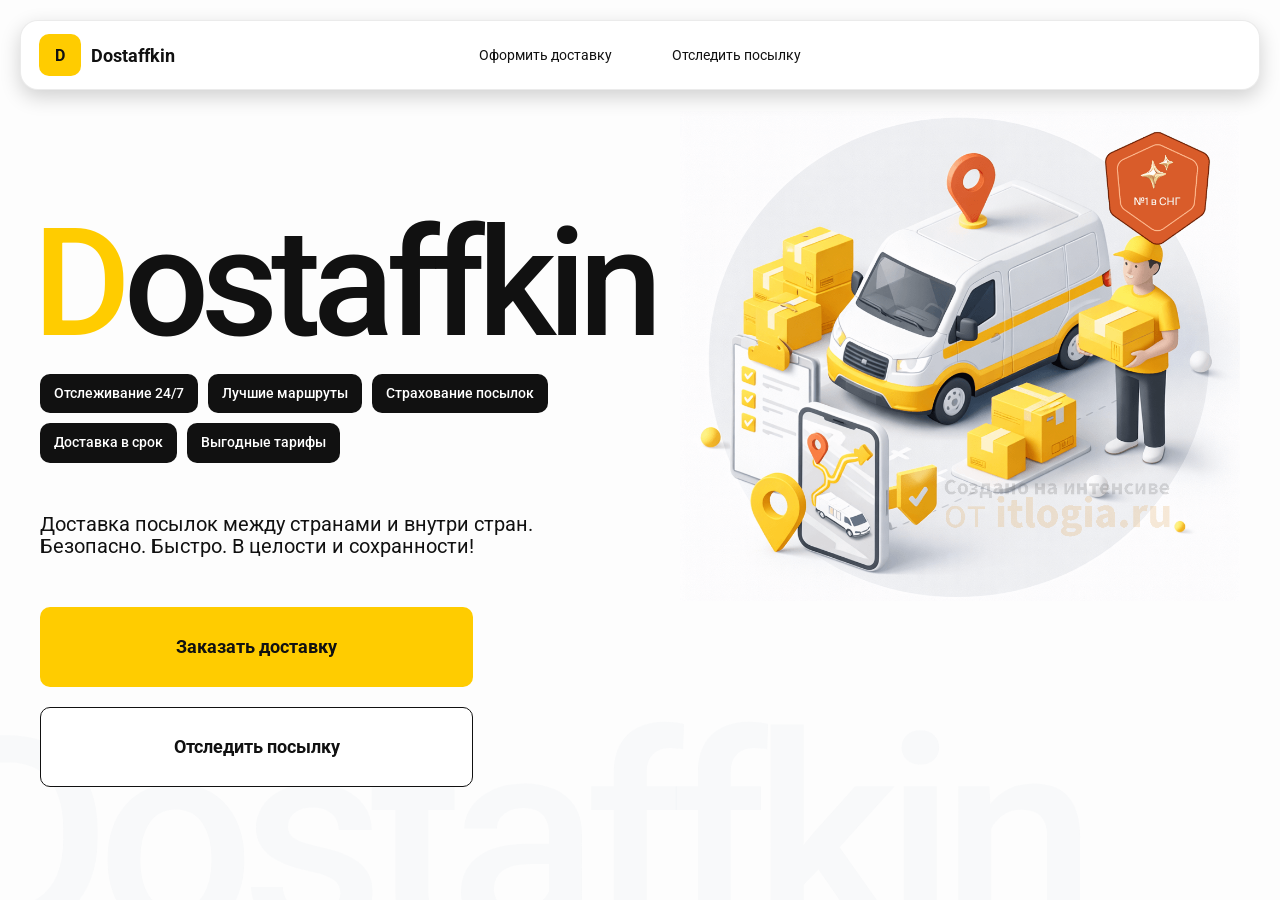
<file: index.html>
<!doctype html>
<html lang="ru">

<head>
    <meta charset="utf-8" />
    <meta name="viewport" content="width=device-width,initial-scale=1,maximum-scale=1,user-scalable=0" />
    <title>Dostaffkin — Доставка посылок между странами и внутри стран. Безопасно. Быстро. В целости и сохранности!
    </title>

    <link href="styles/base.css" rel="stylesheet" />
    <link href="styles/base_adaptive.css" rel="stylesheet" />
    <link href="styles/index.css" rel="stylesheet" />
    <link href="styles/index_adaptive.css" rel="stylesheet" />
</head>

<body>
    <div class="container">
        <header class="header">
            <a class="header-brand" href="#">
                <div class="header-logo">D</div>
                <div class="header-title">Dostaffkin</div>
            </a>
            <nav class="header-menu">
                <a class="header-link" href="./order.html">Оформить <span>доставку</span></a>
                <a class="header-link" href="./track.html">Отследить <span>посылку</span></a>
            </nav>
        </header>
        <main class="main">
            <section class="main-info">
                <div class="main-title">
                    <span>D</span>ostaffkin
                </div>
                <div class="main-features">
                    <div class="main-feature">Отслеживание 24/7</div>
                    <div class="main-feature">Лучшие маршруты</div>
                    <div class="main-feature">Страхование посылок</div>
                    <div class="main-feature">Доставка в срок</div>
                    <div class="main-feature">Выгодные тарифы</div>
                </div>

                <div class="main-description">
                    Доставка посылок между странами и внутри стран.
                    Безопасно. Быстро. В целости и сохранности!
                </div>

                <div class="main-actions">
                    <a class="button" type="button" href="./order.html">Заказать доставку</a>
                    <a class="button button-white" type="button" href="./track.html">Отследить посылку</a>
                </div>
            </section>
                <div class="main-title-ghost">Dostaffkin</div>
                <section class="main-image">
                <img src="images/main-image.png" alt="Main image" />
            </section>
        </main>
    </div>
</body>

</html>
</file>
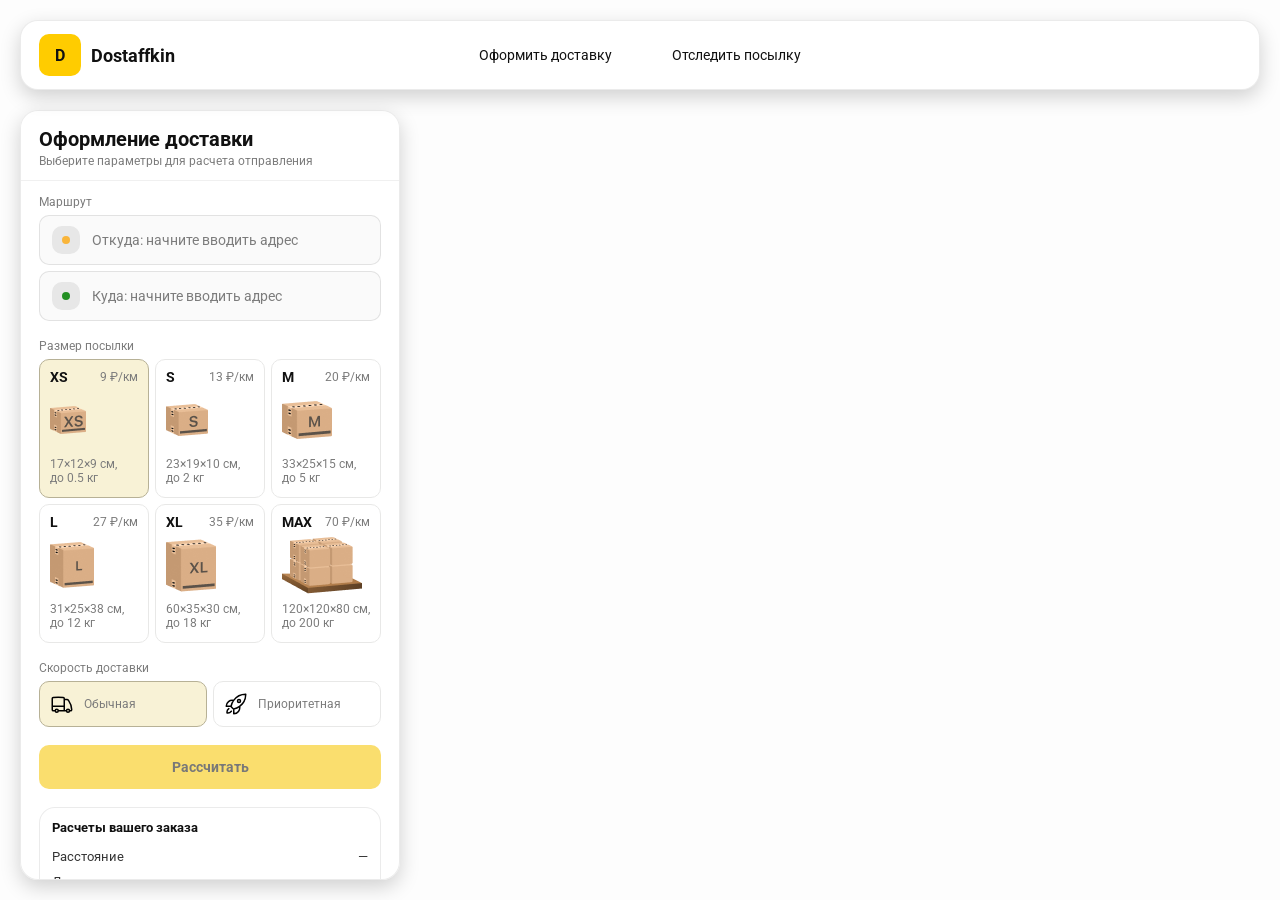
<file: order.html>
<!doctype html>
<html lang="ru">

<head>
  <meta charset="utf-8" />
  <meta name="viewport" content="width=device-width,initial-scale=1,maximum-scale=1,user-scalable=0" />
  <title>Оформление доставки</title>

  <link rel="stylesheet" href="styles/base.css" />
  <link rel="stylesheet" href="styles/base_adaptive.css" />

  <link rel="stylesheet" href="styles/order.css" />
  <link rel="stylesheet" href="styles/order_adaptive.css" />
      <script src="https://api-maps.yandex.ru/2.1/?lang=ru_RU&apikey=6ab32fc6-910f-4c17-884a-8652ee506a20&suggest_apikey=0e4395e2-d085-43b8-bc85-fbb5e61f2eb6" type="text/javascript"></script>

</head>

<body>
  <div id="map"></div>

  <header class="header">
    <a class="header-brand" href="./index.html">
      <div class="header-logo">D</div>
      <div class="header-title">Dostaffkin</div>
    </a>
    <nav class="header-menu">
      <a class="header-link" href="#">Оформить <span>доставку</span></a>
      <a class="header-link" href="./track.html">Отследить <span>посылку</span></a>
    </nav>
  </header>
  <aside class="main" id="sidebar">
    <div class="main-header">
      <div class="main-title">Оформление доставки</div>
      <div class="main-text">Выберите параметры для расчета отправления</div>
    </div>
    <div class="main-content">
      <div class="main-route">
        <div class="main-block-title">Маршрут</div>
        <div class="main-fields">
          <div class="main-field" id="fromField">
            <div class="main-pin"></div>
            <input id="from" placeholder="Откуда: начните вводить адрес" autocomplete="off" />
            <div class="main-ac" id="fromAc" role="listbox" aria-label="Подсказки адресов"></div>
          </div>

          <div class="main-field" id="toField">
            <div class="main-pin"></div>
            <input id="to" placeholder="Куда: начните вводить адрес" autocomplete="off" />
            <div class="main-ac" id="toAc" role="listbox" aria-label="Подсказки адресов"></div>
          </div>
        </div>
      </div>
      <div class="main-package">
        <div class="main-block-title">Размер посылки</div>

        <div class="main-sizes">
          <div class="main-size-card is-active" data-value="xs">
            <div class="main-size-top">
              <div class="main-size-label">XS</div>
              <div class="main-size-rate">9 ₽/км</div>
            </div>
            <div class="main-size-media">
              <img src="images/sizes/xs.png" alt="Короб XS" />
            </div>
            <div class="main-size-description">17×12×9 см,<br>до 0.5 кг</div>
          </div>

          <div class="main-size-card" data-value="s">
            <div class="main-size-top">
              <div class="main-size-label">S</div>
              <div class="main-size-rate">13 ₽/км</div>
            </div>
            <div class="main-size-media">
              <img src="images/sizes/s.png" alt="Короб S" />
            </div>
            <div class="main-size-description">23×19×10 см,<br>до 2 кг</div>
          </div>

          <div class="main-size-card" data-value="m">
            <div class="main-size-top">
              <div class="main-size-label">M</div>
              <div class="main-size-rate">20 ₽/км</div>
            </div>
            <div class="main-size-media">
              <img src="images/sizes/m.png" alt="Короб M" />
            </div>
            <div class="main-size-description">33×25×15 см,<br>до 5 кг</div>
          </div>

          <div class="main-size-card" data-value="l">
            <div class="main-size-top">
              <div class="main-size-label">L</div>
              <div class="main-size-rate">27 ₽/км</div>
            </div>
            <div class="main-size-media">
              <img src="images/sizes/l.png" alt="Короб L" />
            </div>
            <div class="main-size-description">31×25×38 см,<br>до 12 кг</div>
          </div>

          <div class="main-size-card" data-value="xl">
            <div class="main-size-top">
              <div class="main-size-label">XL</div>
              <div class="main-size-rate">35 ₽/км</div>
            </div>
            <div class="main-size-media">
              <img src="images/sizes/xl.png" alt="Короб XL" />
            </div>
            <div class="main-size-description">60×35×30 см,<br>до 18 кг</div>
          </div>

          <div class="main-size-card" data-value="max">
            <div class="main-size-top">
              <div class="main-size-label">MAX</div>
              <div class="main-size-rate">70 ₽/км</div>
            </div>
            <div class="main-size-media main-size-media-palleta">
              <img src="images/sizes/max.png" alt="Паллета" />
            </div>
            <div class="main-size-description">120×120×80 см,<br>до 200 кг</div>
          </div>
        </div>
      </div>

      <div class="main-speed">
    <div class="main-block-title">Скорость доставки</div>

    <div class="main-speeds">
        <div class="main-speed-card is-active" data-value="regular">
            <img class="main-speed-media" src="images/icons/regular.svg" alt="Regular"/>
            <div class="main-speed-description">Обычная</div>
        </div>
        <div class="main-speed-card" data-value="fast">
            <img class="main-speed-media" src="images/icons/fast.svg" alt="Fast"/>
            <div class="main-speed-description">Приоритетная</div>
        </div>

    </div>
</div>

      <div class="main-calculate-block">
        <button id="calc" class="button calculate-button" type="button" disabled>Рассчитать</button>
      </div>

      <div class="main-result" id="result">
        <div class="main-result-title">Расчеты вашего заказа</div>
        <div class="main-result-lines">
          <div class="main-result-line"><span>Расстояние</span><span id="distanceValue">—</span></div>
          <div class="main-result-line"><span>Доставим через</span><span id="durationValue">—</span></div>
          <div class="main-result-line"><span>Тариф</span><span id="rateValue">—</span></div>
        </div>
        <div class="main-price">
          <div class="main-price-label">Итого</div>
          <div class="main-price-value" id="totalValue">—</div>
        </div>
      </div>
      <div class="main-order-box">
        <div class="main-order-form" id="orderForm">
          <div class="main-order-title">Оформление доставки</div>
          <div class="main-block-info-row">
            <div class="main-block-title">Контакты</div>
            <div class="order-fields">
              <div class="main-field">
                <input id="customerName" placeholder="Ваше имя" autocomplete="off" />
              </div>
              <div class="main-field">
                <input id="customerPhone" placeholder="Ваш телефон" autocomplete="off"
                inputmode="tel" />
              </div>
            </div>
          </div>
          <div class="main-block-info-row extra-info">
            <div class="main-block-title">Дополнительная информация</div>
            <div class="main-field textarea">
              <textarea id="comment" placeholder="Детали доставки и комментарии"></textarea>
            </div>
          </div>
          <button id="submit" class="button main-submit-request" type="button" disabled>Отправить
            заявку
          </button>
        </div>

        <div class="main-order-success" id="orderSuccess">
          <div class="main-success-icon">✓</div>
          <div class="main-success-title">Заявка отправлена!</div>
          <div class="main-success-title">Номер отправления – <span id="orderId"></span></div>
          <div class="main-success-subtitle">Мы скоро свяжемся с вами</div>
        </div>
      </div>

    </div>
  </aside>

  <script src="scripts/order.js"></script>
</body>

</html>
</file>
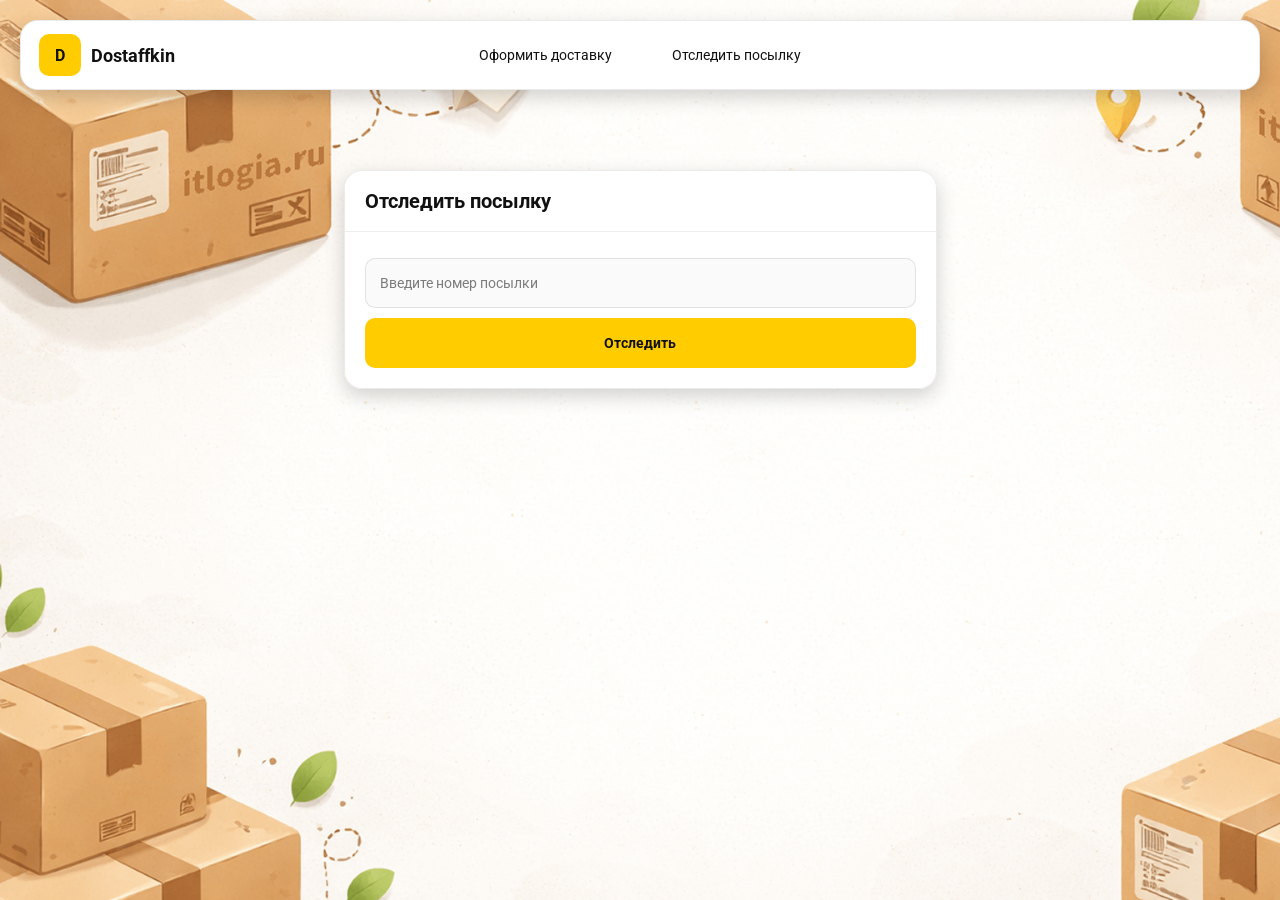
<file: track.html>
<!doctype html>
<html lang="ru">

<head>
    <meta charset="utf-8" />
    <meta name="viewport" content="width=device-width,initial-scale=1,maximum-scale=1,user-scalable=0" />
    <title>Отследить посылку</title>
    <link rel="stylesheet" href="styles/base.css" />
    <link rel="stylesheet" href="styles/base_adaptive.css" />

    <link rel="stylesheet" href="styles/track.css" />
    <link rel="stylesheet" href="styles/track_adaptive.css" />
</head>

<body>
    <div class="container">
        <header class="header">
            <a class="header-brand" href="./index.html">
                <div class="header-logo">D</div>
                <div class="header-title">Dostaffkin</div>
            </a>
            <nav class="header-menu">
                <a class="header-link" href="./order.html">Оформить <span>доставку</span></a>
                <a class="header-link" href="#">Отследить <span>посылку</span></a>
            </nav>
        </header>
        <main class="track-content">
            <section class="track-card track-search">
                <div class="track-title">Отследить посылку</div>
                <div class="track-action">
                    <div class="main-field track-field">
                        <input id="trackNumber" placeholder="Введите номер посылки" autocomplete="off" />
                    </div>
                    <button id="trackButton" class="button track-button" type="button">Отследить</button>
                </div>
            </section>
            <section class="track-card track-result" id="trackResult">
                <div class="track-result-header">
                    <div class="track-id" id="trackIdValue"></div>
                    <div class="track-routes">
                        <div class="track-route">
                            <div class="track-route-pin">
                                <svg xmlns="http://www.w3.org/2000/svg" fill="none" viewBox="0 0 24 24"
                                    stroke-width="1.5" stroke="orange" class="size-6">
                                    <path stroke-linecap="round" stroke-linejoin="round"
                                        d="M15 10.5a3 3 0 1 1-6 0 3 3 0 0 1 6 0Z" />
                                    <path stroke-linecap="round" stroke-linejoin="round"
                                        d="M19.5 10.5c0 7.142-7.5 11.25-7.5 11.25S4.5 17.642 4.5 10.5a7.5 7.5 0 1 1 15 0Z" />
                                </svg>
                            </div>
                            <div class="track-route-address" id="trackFromValue">
                                Откуда: Москва, улица Арбат, 1
                            </div>
                        </div>
                        <div class="track-route track-route-arrow">
                            <svg xmlns="http://www.w3.org/2000/svg" fill="none" viewBox="0 0 24 24" stroke-width="1.5"
                                stroke="currentColor" class="size-6">
                                <path stroke-linecap="round" stroke-linejoin="round"
                                    d="M19.5 13.5 12 21m0 0-7.5-7.5M12 21V3" />
                            </svg>
                        </div>
                        <div class="track-route">
                            <div class="track-route-pin">
                                <svg xmlns="http://www.w3.org/2000/svg" fill="none" viewBox="0 0 24 24"
                                    stroke-width="1.5" stroke="green" class="size-6">
                                    <path stroke-linecap="round" stroke-linejoin="round"
                                        d="M15 10.5a3 3 0 1 1-6 0 3 3 0 0 1 6 0Z" />
                                    <path stroke-linecap="round" stroke-linejoin="round"
                                        d="M19.5 10.5c0 7.142-7.5 11.25-7.5 11.25S4.5 17.642 4.5 10.5a7.5 7.5 0 1 1 15 0Z" />
                                </svg>
                            </div>
                            <div class="track-route-address" id="trackToValue">
                                Куда: Минск, проспект Независимости, 58
                            </div>
                        </div>
                    </div>
                </div>
                <div class="track-info">
                    <div class="track-status-title">Статус данной посылки:</div>
                    <div class="track-status-list" id="trackStatusList">

                      

                    </div>
                </div>
            </section>
        </main>
    </div>
    <script src="scripts/track.js"></script>
</body>

</html>
</file>
<file: styles/base.css>
*, *::before, *::after {
    box-sizing: border-box;
}

@font-face {
    font-family: "Roboto";
    src: url("../fonts/Roboto-Regular.ttf");
    font-weight: normal;
}

@font-face {
    font-family: "Roboto";
    src: url("../fonts/Roboto-Bold.ttf");
    font-weight: bold;
}

@font-face {
    font-family: "Roboto";
    src: url("../fonts/Roboto-Medium.ttf");
    font-weight: 500;
}

html, body {
    margin: 0;
    color: #111111;
    font-family: "Roboto", sans-serif;
}

body {
    background: #FDFDFD;
}

.header {
    border-radius: 18px;
    box-shadow: 0 7px 20px 0 #0000002E;
    backdrop-filter: blur(10px);
    background: #ffffff;
    left: 20px;
    border: 1px solid rgba(0, 0, 0, 0.08);
    position: fixed;
    right: 20px;
    top: 20px;
    padding: 14px 18px;
    height: 70px;
    display: flex;
    align-items: center;
    z-index: 6;
}

.header-brand {
    display: flex;
    align-items: center;
    text-decoration: none;
    gap: 10px;
}

.header-logo {
    width: 42px;
    height: 42px;
    border-radius: 10px;
    background: #FFCC00;
    display: grid;
    place-items: center;
    font-weight: bold;
    color: #111;
}

.header-title {
    font-size: 18px;
    font-weight: bold;
    color: #111111;
    text-decoration: none;
}

.header-menu {
    display: flex;
    align-items: center;
    gap: 60px;
    margin: 0;
    position: absolute;
    left: 50%;
    transform: translateX(-50%);
}

.header-link {
    font-size: 14px;
    color: #111111;
    text-decoration: none;
}


.button {
    border: 0;
    outline: none;
    height: 44px;
    border-radius: 10px;
    font-size: 14px;
    font-weight: bold;
    cursor: pointer;
    font-family: inherit;
    transition: transform .08s ease, opacity .12s ease;
    background: #ffcc00;
    color: #111111;
    text-align: center;
    text-decoration: none;
}

.button:hover {
    background-color: #E5BC19;
}

.button:disabled {
    cursor: not-allowed;
    background-color: #FADE6E;
    color: #787878;
    transform: none;
}

.button.button-white {
    background: #ffffff;
    border: 1px solid #111111;
}

.button.button-white:hover {
    background: rgb(241 241 241);
}

.main-field {
    display: flex;
    align-items: center;
    margin-top: 6px;
    gap: 10px;
    border: 1px solid #1111111A;
    background: #FAFAFA;
    border-radius: 10px;
    padding: 10px 12px;
    position: relative;
    box-sizing: border-box;
    height: 50px;
}

.main-field.textarea {
    height: auto;
}

.main-pin {
    width: 28px;
    height: 28px;
    border-radius: 10px;
    background: rgba(17, 17, 17, 0.08);
    display: grid;
    place-items: center;
    flex: 0 0 auto;
    position: relative;
}

.main-pin::before {
    content: "";
    width: 8px;
    height: 8px;
    border-radius: 999px;
    background: orange;
    opacity: .75;
    display: block;
}

.main-field:last-child .main-pin::before {
    background: green;
    opacity: .85;
}

input, textarea {
    width: 100%;
    border: 0;
    outline: none;
    background: transparent;
    font-size: 14px;
    color: #111111;
    font-family: inherit;
}

textarea {
    resize: vertical;
    min-height: 72px;
    padding: 2px 0;
}

input::placeholder, textarea::placeholder {
    color: #7C7C7C;
}

.main-field:focus-within {
    border-color: rgba(0, 0, 0, 0.20);
    box-shadow: 0 0 0 4px rgba(255, 204, 0, 0.35);
    background: rgba(255, 255, 255, 0.75);
}
</file>
<file: styles/base_adaptive.css>
@media (max-width: 767px) {
    .header {
        left: 10px;
        right: 10px;
        top: 10px;
    }

    .header-link span {
        display: none;
    }

    .header-menu {
        gap: 20px;
        justify-content: flex-start;
        margin: 0 0 0 30px;
        position: static;
        transform: none;
    }
}

@media (max-width: 420px) {
    .header-title {
        display: none;
    }
}

@media (max-width: 374px) {
    .header-menu {
        gap: 10px;
        margin: 0 0 0 10px;
    }
}
</file>
<file: styles/index.css>
.container {
    overflow: hidden; 
    min-height: 100vh;
}

.main {
    padding: 111px 40px 40px;
    position: relative;
    display: flex;
}

.main-info {
    max-width: 840px;
    width: 100%;
    position: relative;
}

.main-title {
    margin-top: 98px;
    font-weight: 500;
    font-size: 200px;
    line-height: 1;
    letter-spacing: -0.05em;
    color: #111111;
    left: -15px;
    position: relative;
}

.main-title span {
    color: #ffcc00;
}


.main-features {
    margin-top: 15px;
    display: flex;
    flex-wrap: wrap;
    gap: 10px;
}

.main-feature {
    background: #111111;
    color: #ffffff;
    padding: 12px 14px;
    font-weight: 500;
    font-size: 14px;
    line-height: 1.1;
    border-radius: 10px;
}

.main-description {
    margin-top: 50px;
    max-width: 500px;
    font-size: 20px;
    line-height: 1.1;
    color: #111111;
}

.main-actions {
    margin-top: 50px;
    display: flex;
    flex-direction: column;
    gap: 20px;
}

.main-actions .button {
    height: 80px;
    width: 433px;
    font-size: 18px;
    font-weight: bold;
    place-items: center;
    display: grid;
}

.main-title-ghost {
    position: absolute;
    z-index: -1;
    left: -70px;
    bottom: -150px;
    font-weight: 500;
    font-size: 278px;
    line-height: 1;
    letter-spacing: -0.05em;
    color: #ECEDF04D;
}

.main-image {
    width: 1024px;
    top: 100px;
    z-index: -2;
}

.main-image img {
    width: 100%;
    max-width: 1024px;
    height: auto;
    display: block;
}
</file>
<file: styles/index_adaptive.css>
@media (max-width: 1760px) {
    .main-title {
        font-size: 150px;
        left: -7px;
    }

    .main-info {
        max-width: 640px;
    }
}
@media (max-width: 1200px) {
    .main-info {
        max-width: 540px;
    }

    .main {
        padding: 111px 20px 20px;
    }

    .main-title {
        font-size: 120px;
        left: -4px;
    }

    .main-title-ghost {
        font-size: 220px;
    }
}

@media (max-width: 1024px) {
    .main-title {
        margin-top: 30px;
    }

    .main {
        flex-direction: column-reverse;
    }

    .main-image {
        max-width: 350px;
        position: absolute;
        left: 370px;
        top: 370px;
    }

    .main-info {
        max-width: 100%;
    }

    .main-actions {
        gap: 10px;
    }

    .main-actions .button {
        height: 50px;
        font-size: 14px;
        width: auto;
        max-width: 300px;
    }

    .main-description {
        max-width: 350px;
    }
}

@media (max-width: 570px) {
    .main-title {
        font-size: 88px;
    }

    .main-description {
        max-width: 100%
    }

    .main-actions {
       width: 100%;
    }

    .main-actions .button {
        width: 100%;
        max-width: 100%
    }

    .main-image {
        max-width: 650px;
        position: absolute;
        left: 170px;
        top: 70px;
        opacity: 0.2;
    }
}

@media (max-width: 400px) {
    .main-title {
        font-size: 70px;
    }
}
</file>
<file: styles/order.css>
#map {
    position: fixed;
    inset: 0;
}

.main {
    border-radius: 18px;
    box-shadow: 0 7px 20px 0 #0000002E;
    backdrop-filter: blur(10px);
    background: rgba(255, 255, 255, 0.96);
    left: 20px;
    border: 1px solid rgba(0, 0, 0, 0.08);
    position: fixed;
    top: 110px;
    bottom: 20px;
    width: 380px;
    display: flex;
    flex-direction: column;
    overflow: hidden;
    z-index: 5;
}

.main-header {
    padding: 18px 18px 12px 18px;
    border-bottom: 1px solid rgba(0, 0, 0, 0.06);
    display: flex;
    flex-direction: column;
}

.main-title {
    font-size: 20px;
    line-height: 100%;
    font-weight: bold;
}

.main-text {
    font-size: 12px;
    margin-top: 5px;
    color: #7C7C7C;
}

.main-content {
    padding: 14px 18px 18px 18px;
    overflow: auto;
    scrollbar-width: none;
    display: flex;
    flex-direction: column;
    gap: 18px;
    flex: 1;
}

.main-block-title {
    font-size: 12px;
    color: #7C7C7C;
}

.main-route .main-block-title,
.main-package .main-block-title {
    margin-bottom: 6px;
}

.main-sizes {
    display: grid;
    gap: 6px;
    grid-template-columns: repeat(3, 1fr);
}

.main-size-card {
    border: 1px solid #E8E8E7;
    background: #FFFFFF;
    border-radius: 10px;
    padding: 10px;
    cursor: pointer;
    user-select: none;
    transition: transform .08s ease, border-color .12s ease, background .12s ease;
    min-height: 139px;
}

.main-size-card:hover {
    transform: translateY(-1px);
}

.main-size-card.is-active {
    background-color: #F8F2D6;
    border-color: #B7B196;
}

.main-size-top {
    display: flex;
    align-items: center;
    justify-content: space-between;
}

.main-size-label {
    font-weight: bold;
    font-size: 14px;
    color: #111111;
    line-height: 100%;
}

.main-size-rate {
    font-size: 12px;
    color: #7C7C7C;
    line-height: 100%;
}

.main-size-media {
    margin-top: 8px;
    height: 57px;
}

.main-size-description {
    margin-top: 8px;
    font-size: 12px;
    color: #7C7C7C;
    line-height: 1.2;
}

.calculate-button {
    width: 100%;
}

.main-result {
    border: 1px solid rgba(0, 0, 0, 0.08);
    background: rgba(255, 255, 255, 0.75);
    border-radius: 16px;
    padding: 12px;
    line-height: 1.25;
}

.main-result-title {
    font-weight: bold;
    font-size: 13px;
    color: #111111;
    margin-bottom: 13px;
}

.main-result-lines {
    gap: 8px;
    display: flex;
    flex-direction: column;
}

.main-result-line {
    font-size: 13px;
    color: rgba(17, 17, 17, 0.85);
    display: flex;
    justify-content: space-between;
}

.main-price {
    margin-top: 18px;
    padding-top: 10px;
    border-top: 1px dashed rgba(0, 0, 0, 0.12);
    display: flex;
    align-items: baseline;
    justify-content: space-between;
}

.main-price-label {
    font-size: 12px;
    color: rgba(17, 17, 17, 0.55);
}

.main-price-value {
    font-size: 20px;
    font-weight: bold;
    color: #111111;
    letter-spacing: -0.3px;
}

.main-order-box {
    background: #ffffff;
    border: 1px solid #E8E8E7;
    border-radius: 10px;
    padding: 12px;
}

.main-order-title {
    margin-bottom: 8px;
    font-weight: bold;
    font-size: 14px;
    color: #111111;
}

.main-block-info {
    display: flex;
    flex-direction: column;
    gap: 6px;
}

.order-fields {
    display: grid;
    grid-template-columns: 1fr 1fr;
    column-gap: 10px;
    margin-top: 6px;
}

.main-block-info-row.extra-info {
    display: block;
    margin-top: 13px;
}

.main-submit-request {
    width: 100%;
    margin-top: 6px;
}

.main-order-success {
    display: none;
    text-align: center;
    padding: 22px 12px;
    gap: 12px;
}

.main-order-success.is-visible {
    display: flex;
    flex-direction: column;
    align-items: center;
}

.main-success-icon {
    width: 56px;
    height: 56px;
    border-radius: 50%;
    background: #16a34a;
    color: #ffffff;
    display: grid;
    place-items: center;
    font-size: 30px;
}

.main-success-title {
    font-size: 14px;
    font-weight: bold;
    color: #111111;
}

.main-success-subtitle {
    font-size: 12px;
    color: rgba(17, 17, 17, 0.55);
    line-height: 1.3;
}

.main-speed .main-block-title {
    margin-bottom: 6px;
}

.main-speeds {
    display: grid;
    gap: 6px;
    grid-template-columns: repeat(2, 1fr);
}

.main-speed-card {
    border: 1px solid #E8E8E7;
    background: #FFFFFF;
    border-radius: 10px;
    padding: 10px;
    cursor: pointer;
    user-select: none;
    transition: transform .08s ease, border-color .12s ease, background .12s ease;
    display: flex;
    align-items: center;
    gap: 10px;
}

.main-speed-card:hover {
    transform: translateY(-1px);
}

.main-speed-card.is-active {
    background-color: #F8F2D6;
    border-color: #B7B196;
}

.main-speed-description {
    font-size: 12px;
    color: #7C7C7C;
    line-height: 1.2;
}
</file>
<file: styles/order_adaptive.css>
@media (max-width: 767px) {
    .main {
        left: 10px;
        right: 10px;
        top: 50%;
        bottom: 12px;
        width: auto;
        max-width: none;
    }
}

@media (max-width: 420px) {
    .main-sizes {
        grid-template-columns: repeat(2, 1fr);
    }
}
</file>
<file: styles/track.css>
.container {
    background: #F4F4F4 url("../images/track-bg.png");
    background-size: cover;
    min-height: 100vh;
    padding: 170px 0 50px 0;
}

.track-content {
    width: 593px;
    margin: 0 auto;
}

.track-card {
    width: 100%;
    border-radius: 18px;
    box-shadow: 0 7px 20px 0 #0000002E;
    backdrop-filter: blur(10px);
    background: rgba(255, 255, 255, 0.96);
    border: 1px solid rgba(0, 0, 0, 0.08);
}

.track-title {
    font-size: 20px;
    line-height: 100%;
    font-weight: bold;
    border-bottom: 1px solid #EEEEEE;
    padding: 20px;
}

.track-action {
    padding: 20px;
}

.track-button {
    width: 100%;
    height: 50px;
}

.track-field {
    margin-bottom: 10px;
}

.track-result {
    margin-top: 5px;
    display: none;
}

.track-result.is-visible {
    display: block;
}

.track-result-header {
    font-weight: bold;
    font-size: 14px;
    color: #111111;
    padding: 20px;
    border-bottom: 1px solid #EEEEEE;
}

.track-id {
    margin-bottom: 12px;
    font-size: 20px;
}

.track-routes {
    display: flex;
    flex-direction: column;
    gap: 10px;
    font-weight: normal;
}

.track-route {
    display: flex;
    align-items: center;
    gap: 10px;
}

.track-route-pin {
    width: 24px;
    height: 24px;
    flex-shrink: 0;
}

.track-route-arrow {
    padding: 15px 0;
    width: 24px;
    height: 24px;
}

.track-info {
    padding: 20px;
}

.track-status {
    display: flex;
    align-items: center;
    font-size: 12px;
    gap: 10px;
}

.track-status-title {
    font-size: 14px;
    color: #111111;
    margin-bottom: 20px;
}

.track-status-list {
    display: flex;
    flex-direction: column;
    gap: 15px;
}

.track-status-icon {
    width: 40px;
    height: 40px;
    border-radius: 50%;
    background: rgba(17, 17, 17, 0.08);
    display: grid;
    place-items: center;
    flex: 0 0 auto;
}

.track-status.created .track-status-icon {
    background-color: #F1CB00;
}

.track-status.in-way .track-status-icon {
    background-color: #F08A11;
}

.track-status.ready .track-status-icon {
    background-color: #A35D0A;
}

.track-status.done .track-status-icon {
    background-color: #37C93B;
}

.track-status-text {
    display: flex;
    align-items: center;
    justify-content: space-between;
    color: #111111;
    font-size: 12px;
    flex: 1;
}

.track-status-date {
    color: rgba(17, 17, 17, 0.55);
}
</file>
<file: styles/track_adaptive.css>
@media (max-width: 767px) {
    .container {
        padding: 130px 0 50px 0;
    }

    .track-content {
        width: 100%;
        padding-left: 10px;
        padding-right: 10px;
    }

    .track-result-header {
        padding: 20px;
    }
}
</file>
